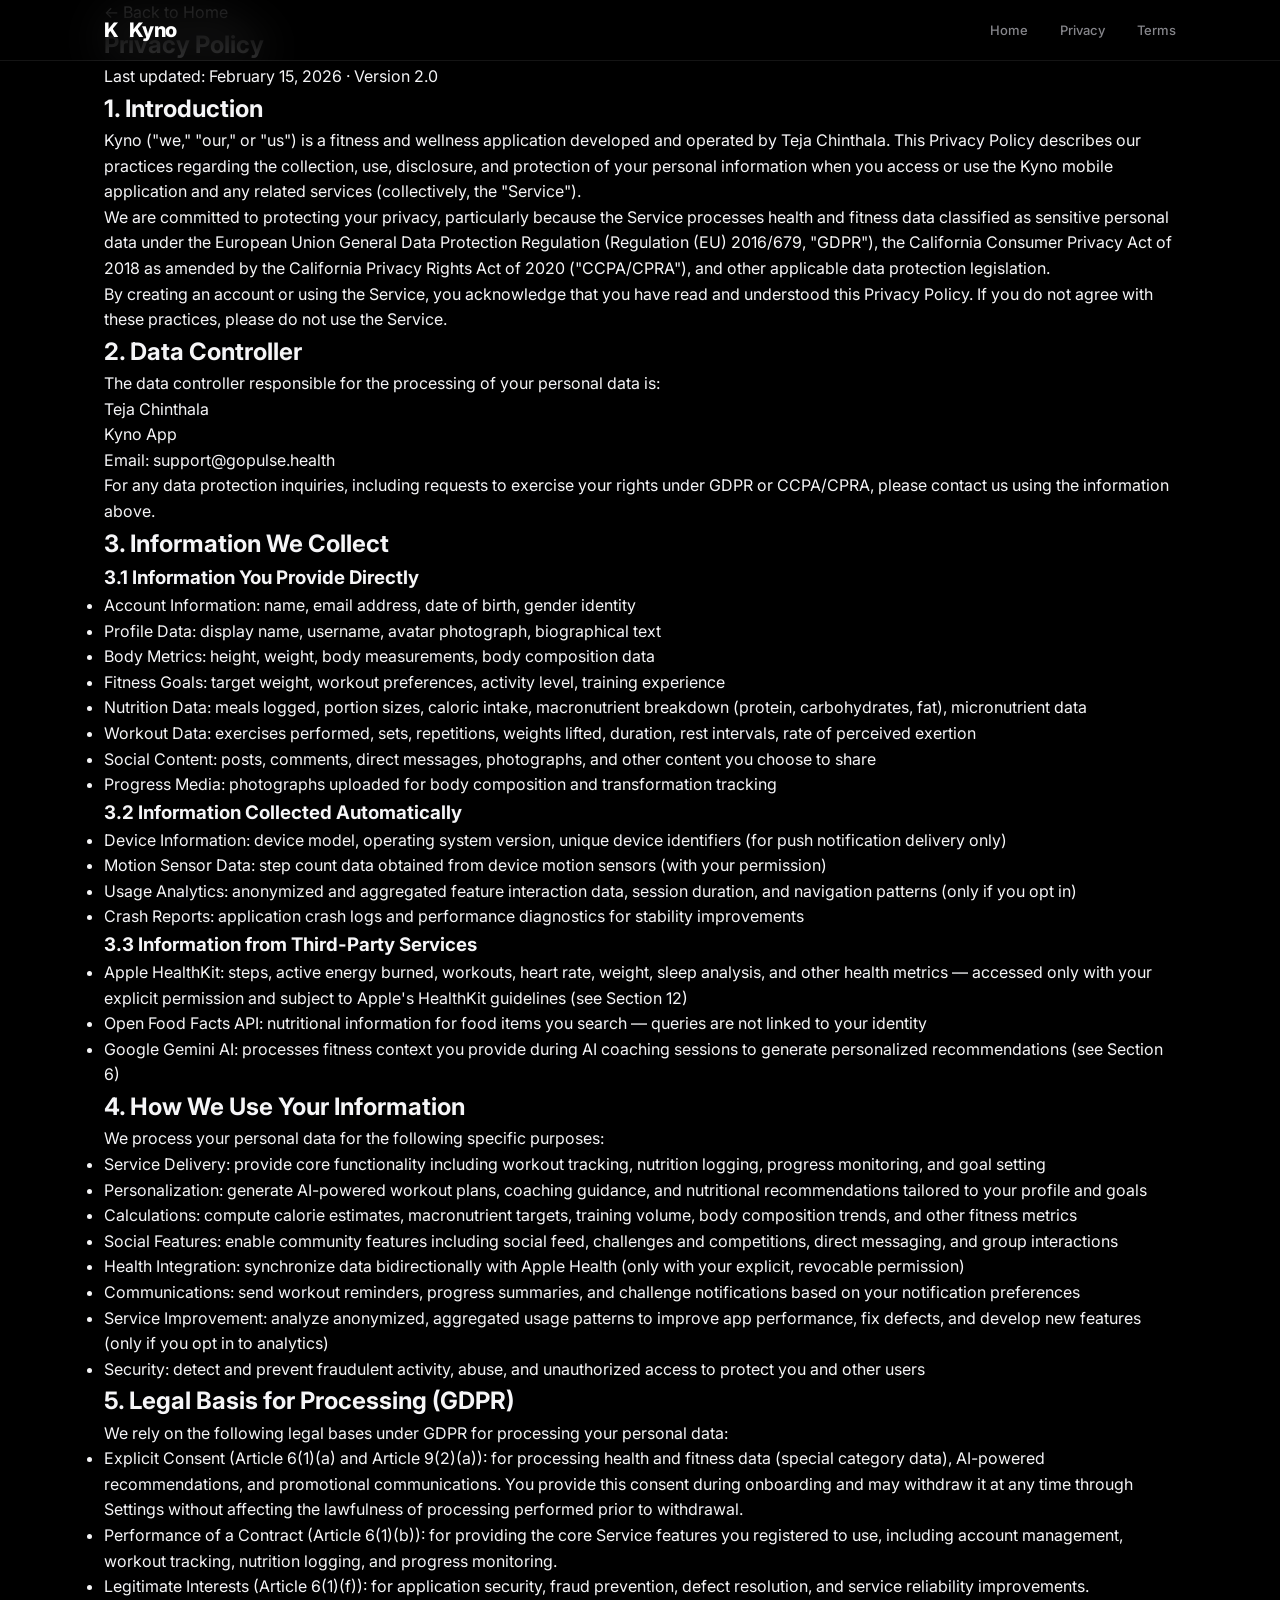
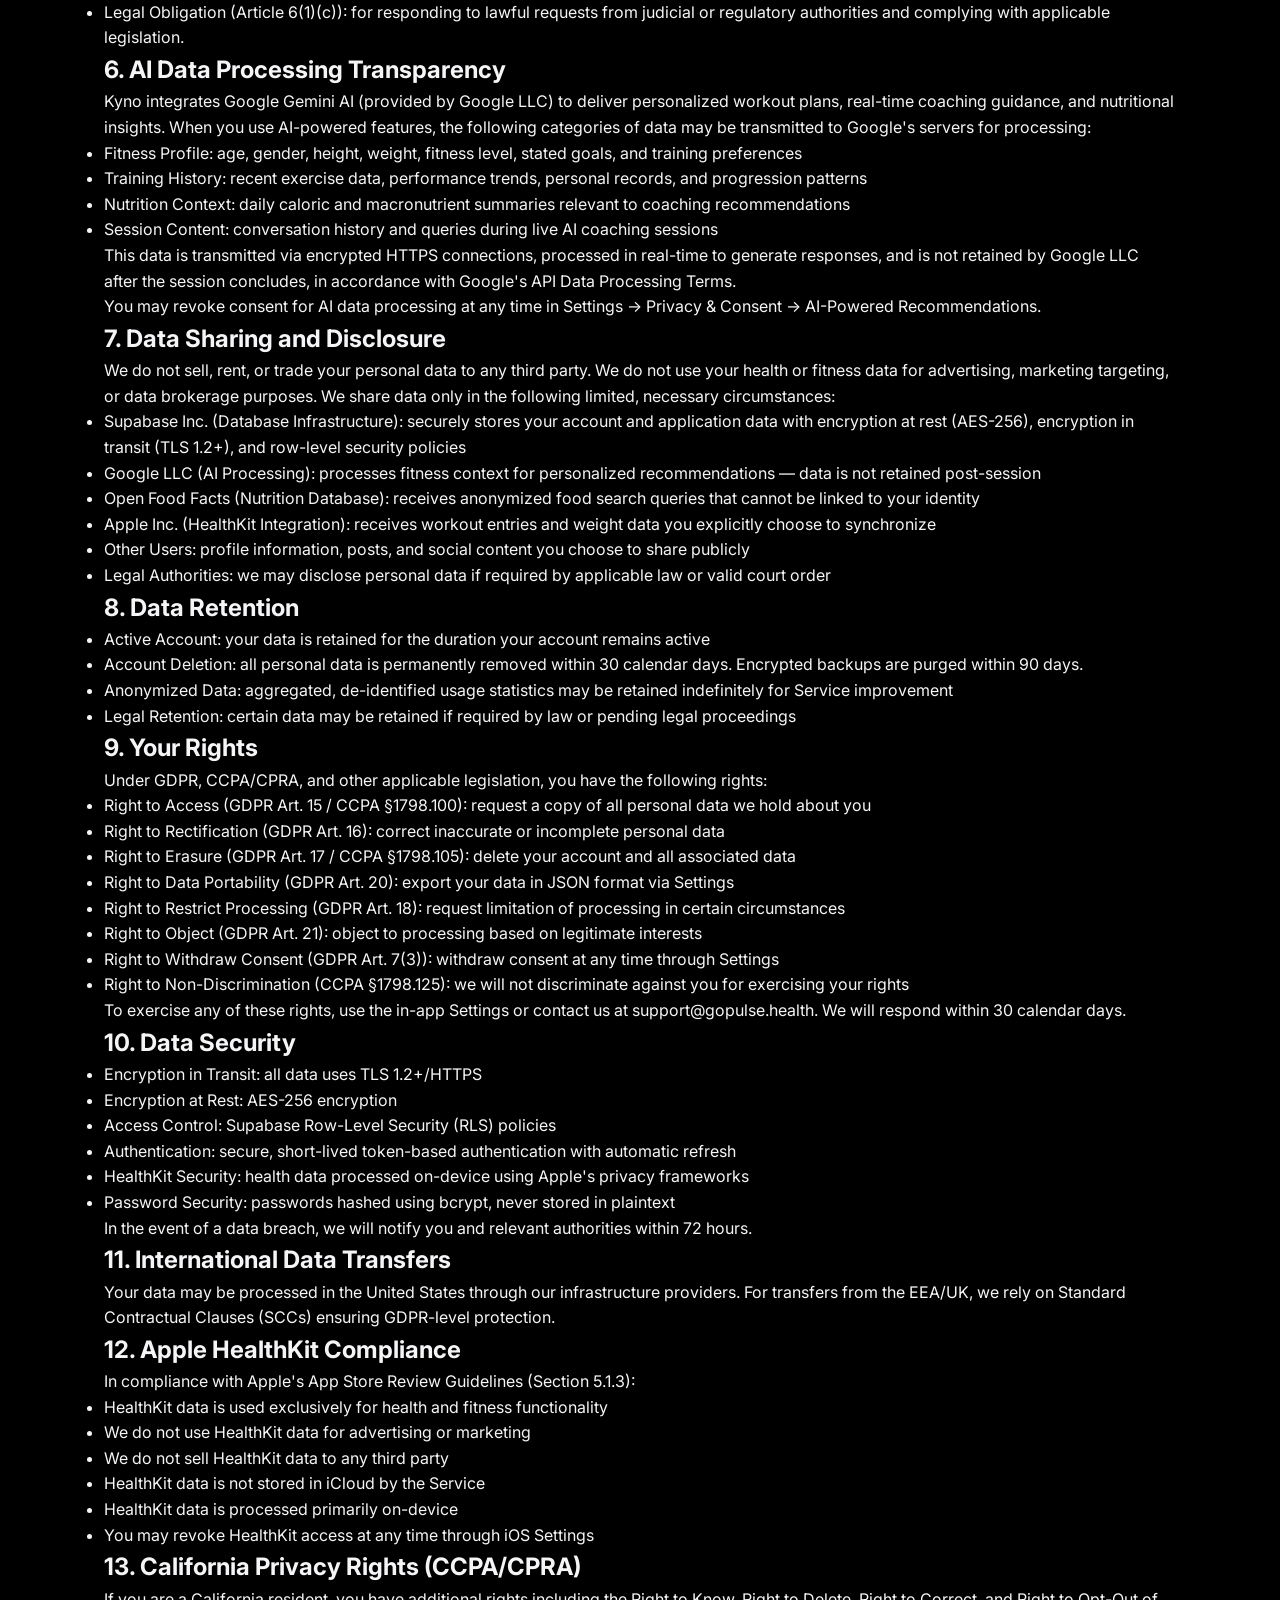
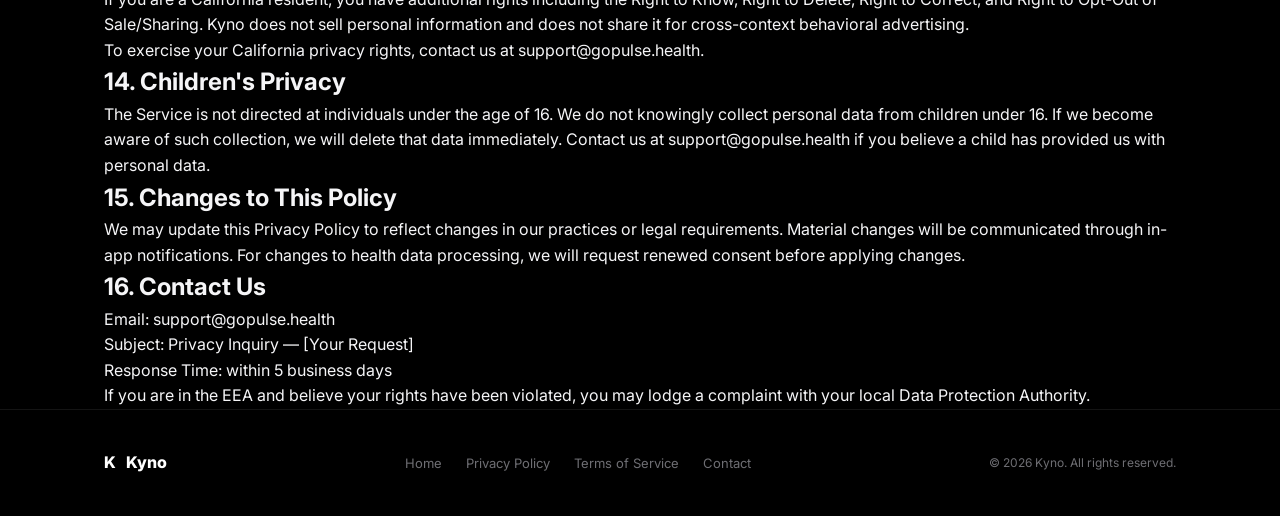
<file: privacy.html>
<!DOCTYPE html>
<html lang="en">

<head>
    <meta charset="utf-8">
    <meta name="viewport" content="width=device-width, initial-scale=1.0">
    <title>Privacy Policy — Kyno</title>
    <meta name="description"
        content="Kyno Privacy Policy — Learn how we collect, use, and protect your personal data.">
    <link rel="preconnect" href="https://fonts.googleapis.com">
    <link rel="preconnect" href="https://fonts.gstatic.com" crossorigin>
    <link href="https://fonts.googleapis.com/css2?family=Inter:wght@400;500;600;700;800;900&display=swap"
        rel="stylesheet">
    <link rel="stylesheet" href="style.css">
    <link rel="icon"
        href="data:image/svg+xml,<svg xmlns='http://www.w3.org/2000/svg' viewBox='0 0 100 100'><rect width='100' height='100' rx='20' fill='%23000'/><text x='50' y='72' font-size='60' font-weight='900' fill='white' text-anchor='middle' font-family='system-ui'>K</text></svg>">
</head>

<body>

    <!-- Navigation -->
    <nav class="nav scrolled">
        <div class="nav-inner">
            <a href="index.html" class="nav-logo">
                <div class="nav-logo-icon">K</div>
                Kyno
            </a>
            <ul class="nav-links">
                <li><a href="index.html">Home</a></li>
                <li><a href="privacy.html">Privacy</a></li>
                <li><a href="terms.html">Terms</a></li>
            </ul>
        </div>
    </nav>

    <!-- Privacy Policy Content -->
    <section class="legal-page">
        <div class="container">
            <div class="legal-content">
                <a href="index.html" class="legal-back">← Back to Home</a>

                <h1 class="legal-title">Privacy Policy</h1>
                <p class="legal-updated">Last updated: February 15, 2026 · Version 2.0</p>

                <div class="legal-section">
                    <h2>1. Introduction</h2>
                    <p>Kyno ("we," "our," or "us") is a fitness and wellness application developed and operated by Teja
                        Chinthala. This Privacy Policy describes our practices regarding the collection, use,
                        disclosure, and protection of your personal information when you access or use the Kyno mobile
                        application and any related services (collectively, the "Service").</p>
                    <p>We are committed to protecting your privacy, particularly because the Service processes health
                        and fitness data classified as sensitive personal data under the European Union General Data
                        Protection Regulation (Regulation (EU) 2016/679, "GDPR"), the California Consumer Privacy Act of
                        2018 as amended by the California Privacy Rights Act of 2020 ("CCPA/CPRA"), and other applicable
                        data protection legislation.</p>
                    <p>By creating an account or using the Service, you acknowledge that you have read and understood
                        this Privacy Policy. If you do not agree with these practices, please do not use the Service.
                    </p>
                </div>

                <div class="legal-section">
                    <h2>2. Data Controller</h2>
                    <p>The data controller responsible for the processing of your personal data is:</p>
                    <p>Teja Chinthala<br>Kyno App<br>Email: support@gopulse.health</p>
                    <p>For any data protection inquiries, including requests to exercise your rights under GDPR or
                        CCPA/CPRA, please contact us using the information above.</p>
                </div>

                <div class="legal-section">
                    <h2>3. Information We Collect</h2>
                    <h3>3.1 Information You Provide Directly</h3>
                    <ul>
                        <li>Account Information: name, email address, date of birth, gender identity</li>
                        <li>Profile Data: display name, username, avatar photograph, biographical text</li>
                        <li>Body Metrics: height, weight, body measurements, body composition data</li>
                        <li>Fitness Goals: target weight, workout preferences, activity level, training experience</li>
                        <li>Nutrition Data: meals logged, portion sizes, caloric intake, macronutrient breakdown
                            (protein, carbohydrates, fat), micronutrient data</li>
                        <li>Workout Data: exercises performed, sets, repetitions, weights lifted, duration, rest
                            intervals, rate of perceived exertion</li>
                        <li>Social Content: posts, comments, direct messages, photographs, and other content you choose
                            to share</li>
                        <li>Progress Media: photographs uploaded for body composition and transformation tracking</li>
                    </ul>

                    <h3>3.2 Information Collected Automatically</h3>
                    <ul>
                        <li>Device Information: device model, operating system version, unique device identifiers (for
                            push notification delivery only)</li>
                        <li>Motion Sensor Data: step count data obtained from device motion sensors (with your
                            permission)</li>
                        <li>Usage Analytics: anonymized and aggregated feature interaction data, session duration, and
                            navigation patterns (only if you opt in)</li>
                        <li>Crash Reports: application crash logs and performance diagnostics for stability improvements
                        </li>
                    </ul>

                    <h3>3.3 Information from Third-Party Services</h3>
                    <ul>
                        <li>Apple HealthKit: steps, active energy burned, workouts, heart rate, weight, sleep analysis,
                            and other health metrics — accessed only with your explicit permission and subject to
                            Apple's HealthKit guidelines (see Section 12)</li>
                        <li>Open Food Facts API: nutritional information for food items you search — queries are not
                            linked to your identity</li>
                        <li>Google Gemini AI: processes fitness context you provide during AI coaching sessions to
                            generate personalized recommendations (see Section 6)</li>
                    </ul>
                </div>

                <div class="legal-section">
                    <h2>4. How We Use Your Information</h2>
                    <p>We process your personal data for the following specific purposes:</p>
                    <ul>
                        <li>Service Delivery: provide core functionality including workout tracking, nutrition logging,
                            progress monitoring, and goal setting</li>
                        <li>Personalization: generate AI-powered workout plans, coaching guidance, and nutritional
                            recommendations tailored to your profile and goals</li>
                        <li>Calculations: compute calorie estimates, macronutrient targets, training volume, body
                            composition trends, and other fitness metrics</li>
                        <li>Social Features: enable community features including social feed, challenges and
                            competitions, direct messaging, and group interactions</li>
                        <li>Health Integration: synchronize data bidirectionally with Apple Health (only with your
                            explicit, revocable permission)</li>
                        <li>Communications: send workout reminders, progress summaries, and challenge notifications
                            based on your notification preferences</li>
                        <li>Service Improvement: analyze anonymized, aggregated usage patterns to improve app
                            performance, fix defects, and develop new features (only if you opt in to analytics)</li>
                        <li>Security: detect and prevent fraudulent activity, abuse, and unauthorized access to protect
                            you and other users</li>
                    </ul>
                </div>

                <div class="legal-section">
                    <h2>5. Legal Basis for Processing (GDPR)</h2>
                    <p>We rely on the following legal bases under GDPR for processing your personal data:</p>
                    <ul>
                        <li>Explicit Consent (Article 6(1)(a) and Article 9(2)(a)): for processing health and fitness
                            data (special category data), AI-powered recommendations, and promotional communications.
                            You provide this consent during onboarding and may withdraw it at any time through Settings
                            without affecting the lawfulness of processing performed prior to withdrawal.</li>
                        <li>Performance of a Contract (Article 6(1)(b)): for providing the core Service features you
                            registered to use, including account management, workout tracking, nutrition logging, and
                            progress monitoring.</li>
                        <li>Legitimate Interests (Article 6(1)(f)): for application security, fraud prevention, defect
                            resolution, and service reliability improvements.</li>
                        <li>Legal Obligation (Article 6(1)(c)): for responding to lawful requests from judicial or
                            regulatory authorities and complying with applicable legislation.</li>
                    </ul>
                </div>

                <div class="legal-section">
                    <h2>6. AI Data Processing Transparency</h2>
                    <p>Kyno integrates Google Gemini AI (provided by Google LLC) to deliver personalized workout plans,
                        real-time coaching guidance, and nutritional insights. When you use AI-powered features, the
                        following categories of data may be transmitted to Google's servers for processing:</p>
                    <ul>
                        <li>Fitness Profile: age, gender, height, weight, fitness level, stated goals, and training
                            preferences</li>
                        <li>Training History: recent exercise data, performance trends, personal records, and
                            progression patterns</li>
                        <li>Nutrition Context: daily caloric and macronutrient summaries relevant to coaching
                            recommendations</li>
                        <li>Session Content: conversation history and queries during live AI coaching sessions</li>
                    </ul>
                    <p>This data is transmitted via encrypted HTTPS connections, processed in real-time to generate
                        responses, and is not retained by Google LLC after the session concludes, in accordance with
                        Google's API Data Processing Terms.</p>
                    <p>You may revoke consent for AI data processing at any time in Settings → Privacy &amp; Consent →
                        AI-Powered Recommendations.</p>
                </div>

                <div class="legal-section">
                    <h2>7. Data Sharing and Disclosure</h2>
                    <p>We do not sell, rent, or trade your personal data to any third party. We do not use your health
                        or fitness data for advertising, marketing targeting, or data brokerage purposes. We share data
                        only in the following limited, necessary circumstances:</p>
                    <ul>
                        <li>Supabase Inc. (Database Infrastructure): securely stores your account and application data
                            with encryption at rest (AES-256), encryption in transit (TLS 1.2+), and row-level security
                            policies</li>
                        <li>Google LLC (AI Processing): processes fitness context for personalized recommendations —
                            data is not retained post-session</li>
                        <li>Open Food Facts (Nutrition Database): receives anonymized food search queries that cannot be
                            linked to your identity</li>
                        <li>Apple Inc. (HealthKit Integration): receives workout entries and weight data you explicitly
                            choose to synchronize</li>
                        <li>Other Users: profile information, posts, and social content you choose to share publicly
                        </li>
                        <li>Legal Authorities: we may disclose personal data if required by applicable law or valid
                            court order</li>
                    </ul>
                </div>

                <div class="legal-section">
                    <h2>8. Data Retention</h2>
                    <ul>
                        <li>Active Account: your data is retained for the duration your account remains active</li>
                        <li>Account Deletion: all personal data is permanently removed within 30 calendar days.
                            Encrypted backups are purged within 90 days.</li>
                        <li>Anonymized Data: aggregated, de-identified usage statistics may be retained indefinitely for
                            Service improvement</li>
                        <li>Legal Retention: certain data may be retained if required by law or pending legal
                            proceedings</li>
                    </ul>
                </div>

                <div class="legal-section">
                    <h2>9. Your Rights</h2>
                    <p>Under GDPR, CCPA/CPRA, and other applicable legislation, you have the following rights:</p>
                    <ul>
                        <li>Right to Access (GDPR Art. 15 / CCPA §1798.100): request a copy of all personal data we hold
                            about you</li>
                        <li>Right to Rectification (GDPR Art. 16): correct inaccurate or incomplete personal data</li>
                        <li>Right to Erasure (GDPR Art. 17 / CCPA §1798.105): delete your account and all associated
                            data</li>
                        <li>Right to Data Portability (GDPR Art. 20): export your data in JSON format via Settings</li>
                        <li>Right to Restrict Processing (GDPR Art. 18): request limitation of processing in certain
                            circumstances</li>
                        <li>Right to Object (GDPR Art. 21): object to processing based on legitimate interests</li>
                        <li>Right to Withdraw Consent (GDPR Art. 7(3)): withdraw consent at any time through Settings
                        </li>
                        <li>Right to Non-Discrimination (CCPA §1798.125): we will not discriminate against you for
                            exercising your rights</li>
                    </ul>
                    <p>To exercise any of these rights, use the in-app Settings or contact us at support@gopulse.health.
                        We
                        will respond within 30 calendar days.</p>
                </div>

                <div class="legal-section">
                    <h2>10. Data Security</h2>
                    <ul>
                        <li>Encryption in Transit: all data uses TLS 1.2+/HTTPS</li>
                        <li>Encryption at Rest: AES-256 encryption</li>
                        <li>Access Control: Supabase Row-Level Security (RLS) policies</li>
                        <li>Authentication: secure, short-lived token-based authentication with automatic refresh</li>
                        <li>HealthKit Security: health data processed on-device using Apple's privacy frameworks</li>
                        <li>Password Security: passwords hashed using bcrypt, never stored in plaintext</li>
                    </ul>
                    <p>In the event of a data breach, we will notify you and relevant authorities within 72 hours.</p>
                </div>

                <div class="legal-section">
                    <h2>11. International Data Transfers</h2>
                    <p>Your data may be processed in the United States through our infrastructure providers. For
                        transfers from the EEA/UK, we rely on Standard Contractual Clauses (SCCs) ensuring GDPR-level
                        protection.</p>
                </div>

                <div class="legal-section">
                    <h2>12. Apple HealthKit Compliance</h2>
                    <p>In compliance with Apple's App Store Review Guidelines (Section 5.1.3):</p>
                    <ul>
                        <li>HealthKit data is used exclusively for health and fitness functionality</li>
                        <li>We do not use HealthKit data for advertising or marketing</li>
                        <li>We do not sell HealthKit data to any third party</li>
                        <li>HealthKit data is not stored in iCloud by the Service</li>
                        <li>HealthKit data is processed primarily on-device</li>
                        <li>You may revoke HealthKit access at any time through iOS Settings</li>
                    </ul>
                </div>

                <div class="legal-section">
                    <h2>13. California Privacy Rights (CCPA/CPRA)</h2>
                    <p>If you are a California resident, you have additional rights including the Right to Know, Right
                        to Delete, Right to Correct, and Right to Opt-Out of Sale/Sharing. Kyno does not sell personal
                        information and does not share it for cross-context behavioral advertising.</p>
                    <p>To exercise your California privacy rights, contact us at support@gopulse.health.</p>
                </div>

                <div class="legal-section">
                    <h2>14. Children's Privacy</h2>
                    <p>The Service is not directed at individuals under the age of 16. We do not knowingly collect
                        personal data from children under 16. If we become aware of such collection, we will delete that
                        data immediately. Contact us at support@gopulse.health if you believe a child has provided us
                        with
                        personal data.</p>
                </div>

                <div class="legal-section">
                    <h2>15. Changes to This Policy</h2>
                    <p>We may update this Privacy Policy to reflect changes in our practices or legal requirements.
                        Material changes will be communicated through in-app notifications. For changes to health data
                        processing, we will request renewed consent before applying changes.</p>
                </div>

                <div class="legal-section">
                    <h2>16. Contact Us</h2>
                    <p>Email: support@gopulse.health<br>Subject: Privacy Inquiry — [Your Request]<br>Response Time:
                        within 5
                        business days</p>
                    <p>If you are in the EEA and believe your rights have been violated, you may lodge a complaint with
                        your local Data Protection Authority.</p>
                </div>
            </div>
        </div>
    </section>

    <!-- Footer -->
    <footer class="footer">
        <div class="container">
            <div class="footer-inner">
                <div class="footer-brand">
                    <div class="footer-brand-icon">K</div>
                    Kyno
                </div>
                <ul class="footer-links">
                    <li><a href="index.html">Home</a></li>
                    <li><a href="privacy.html">Privacy Policy</a></li>
                    <li><a href="terms.html">Terms of Service</a></li>
                    <li><a href="mailto:support@gopulse.health">Contact</a></li>
                </ul>
                <div class="footer-copy">© 2026 Kyno. All rights reserved.</div>
            </div>
        </div>
    </footer>

</body>

</html>
</file>
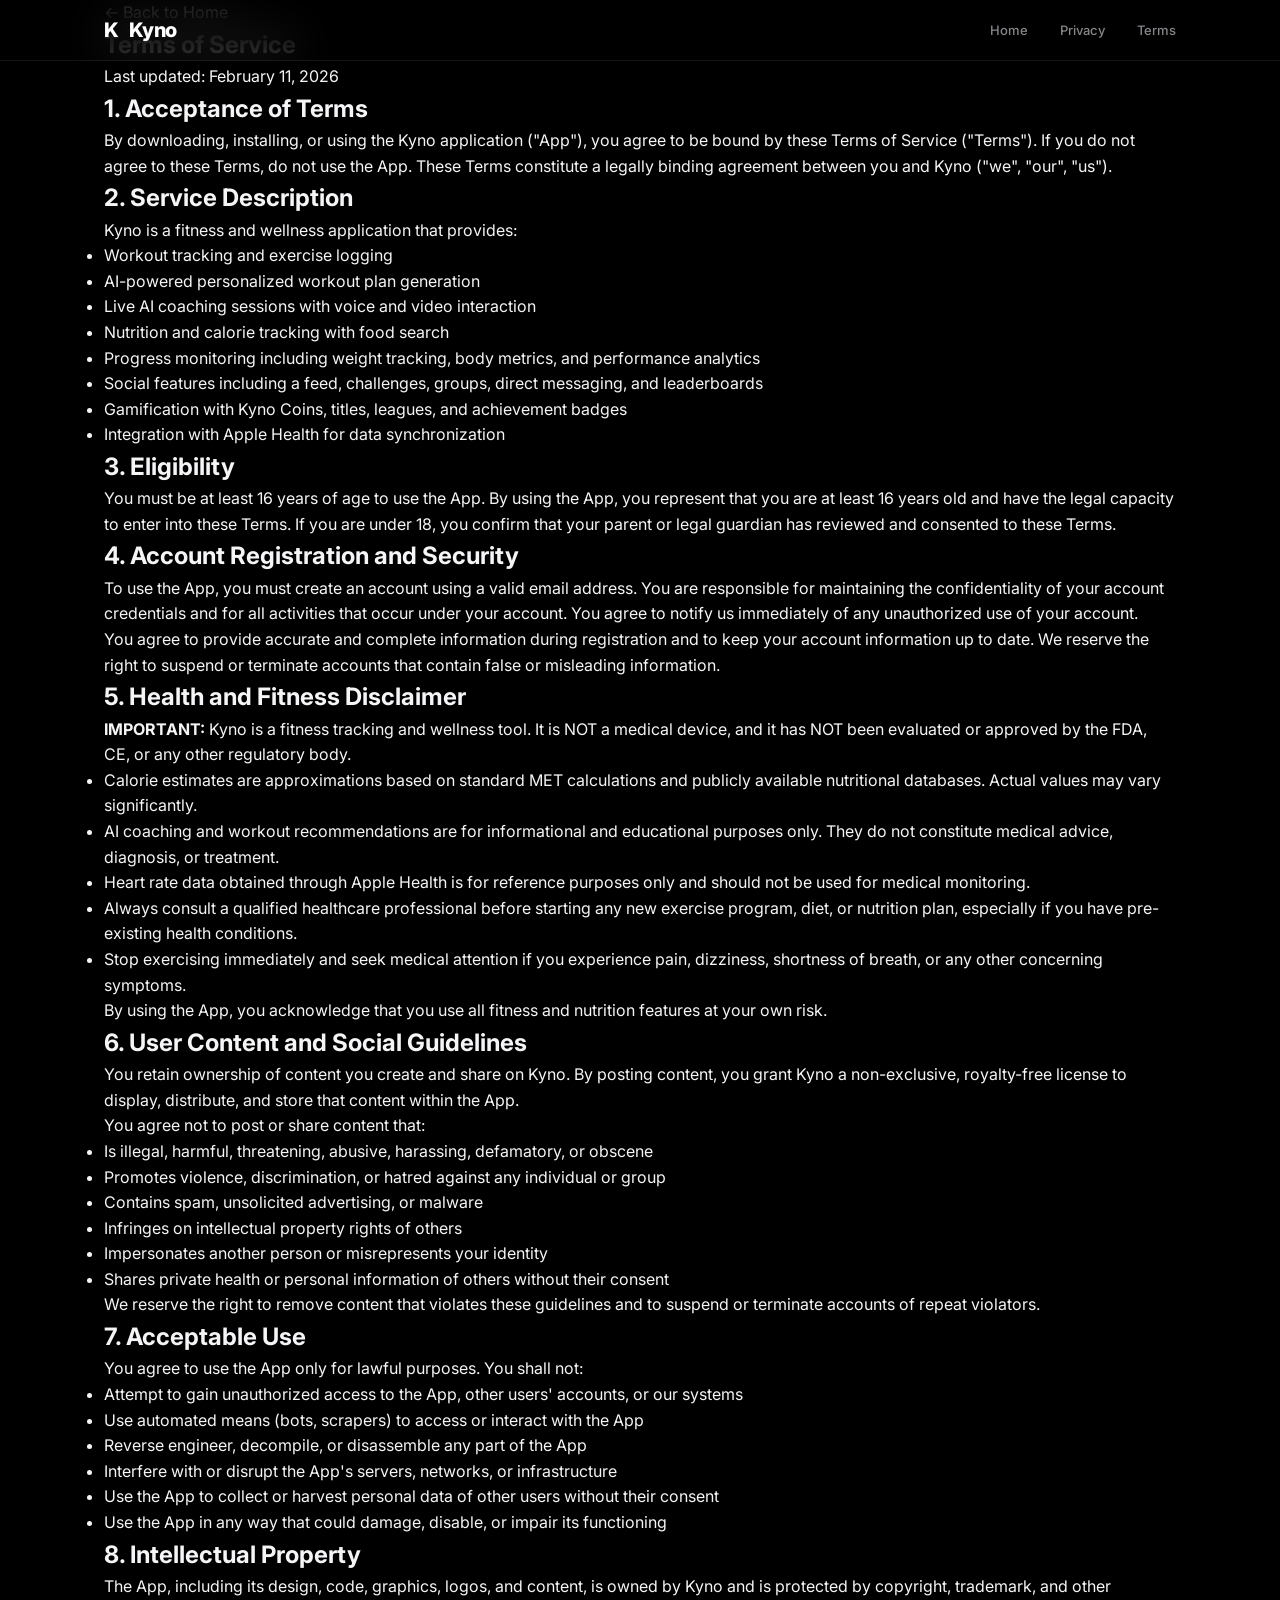
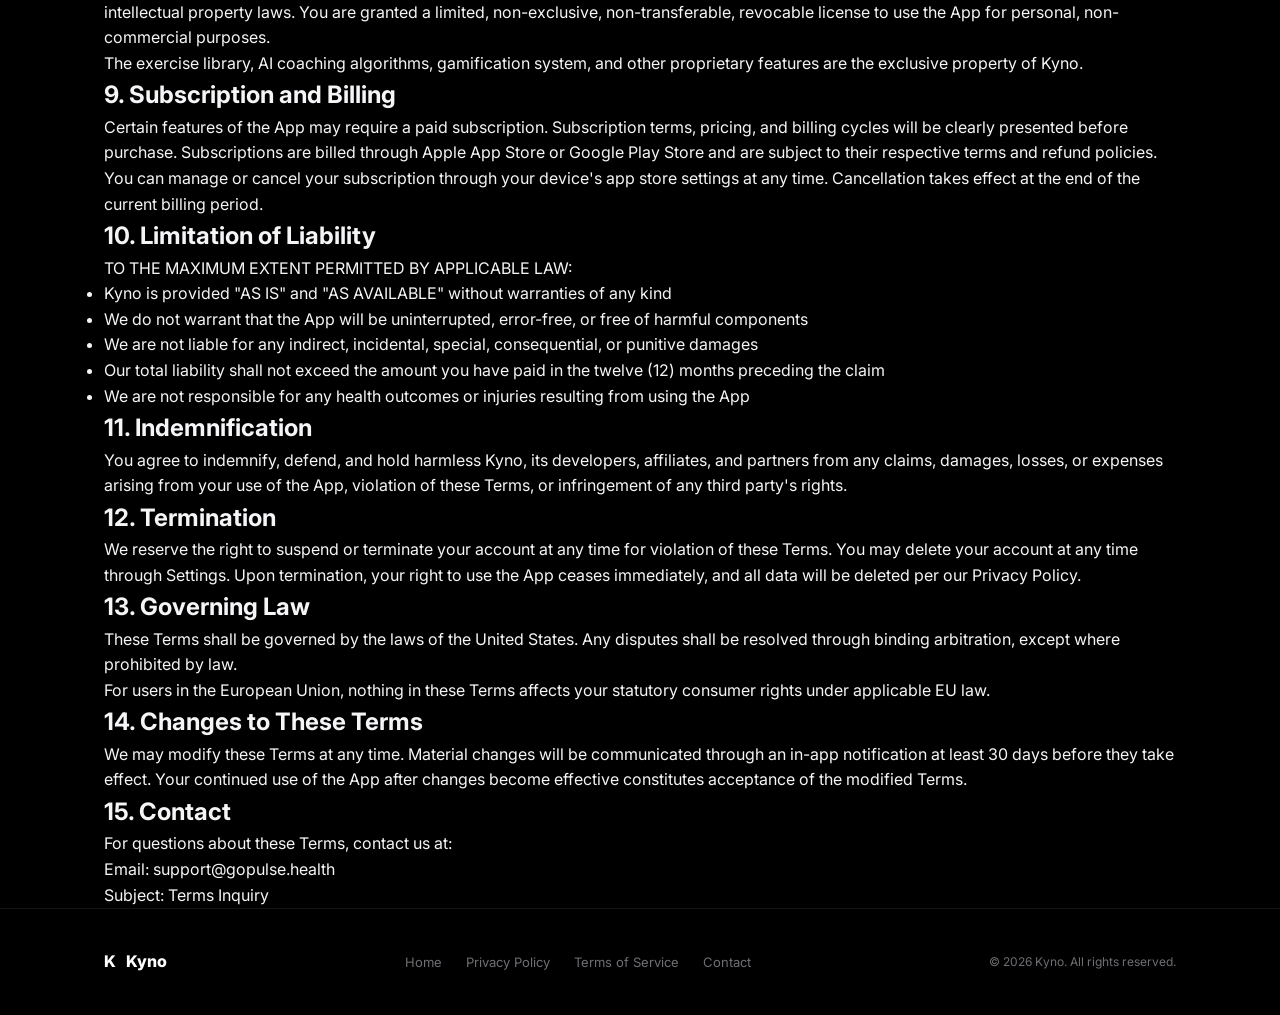
<file: terms.html>
<!DOCTYPE html>
<html lang="en">

<head>
    <meta charset="utf-8">
    <meta name="viewport" content="width=device-width, initial-scale=1.0">
    <title>Terms of Service — Kyno</title>
    <meta name="description"
        content="Kyno Terms of Service — The rules and guidelines for using the Kyno fitness app.">
    <link rel="preconnect" href="https://fonts.googleapis.com">
    <link rel="preconnect" href="https://fonts.gstatic.com" crossorigin>
    <link href="https://fonts.googleapis.com/css2?family=Inter:wght@400;500;600;700;800;900&display=swap"
        rel="stylesheet">
    <link rel="stylesheet" href="style.css">
    <link rel="icon"
        href="data:image/svg+xml,<svg xmlns='http://www.w3.org/2000/svg' viewBox='0 0 100 100'><rect width='100' height='100' rx='20' fill='%23000'/><text x='50' y='72' font-size='60' font-weight='900' fill='white' text-anchor='middle' font-family='system-ui'>K</text></svg>">
</head>

<body>

    <!-- Navigation -->
    <nav class="nav scrolled">
        <div class="nav-inner">
            <a href="index.html" class="nav-logo">
                <div class="nav-logo-icon">K</div>
                Kyno
            </a>
            <ul class="nav-links">
                <li><a href="index.html">Home</a></li>
                <li><a href="privacy.html">Privacy</a></li>
                <li><a href="terms.html">Terms</a></li>
            </ul>
        </div>
    </nav>

    <!-- Terms of Service Content -->
    <section class="legal-page">
        <div class="container">
            <div class="legal-content">
                <a href="index.html" class="legal-back">← Back to Home</a>

                <h1 class="legal-title">Terms of Service</h1>
                <p class="legal-updated">Last updated: February 11, 2026</p>

                <div class="legal-section">
                    <h2>1. Acceptance of Terms</h2>
                    <p>By downloading, installing, or using the Kyno application ("App"), you agree to be bound by
                        these Terms of Service ("Terms"). If you do not agree to these Terms, do not use the App. These
                        Terms constitute a legally binding agreement between you and Kyno ("we", "our", "us").</p>
                </div>

                <div class="legal-section">
                    <h2>2. Service Description</h2>
                    <p>Kyno is a fitness and wellness application that provides:</p>
                    <ul>
                        <li>Workout tracking and exercise logging</li>
                        <li>AI-powered personalized workout plan generation</li>
                        <li>Live AI coaching sessions with voice and video interaction</li>
                        <li>Nutrition and calorie tracking with food search</li>
                        <li>Progress monitoring including weight tracking, body metrics, and performance analytics</li>
                        <li>Social features including a feed, challenges, groups, direct messaging, and leaderboards
                        </li>
                        <li>Gamification with Kyno Coins, titles, leagues, and achievement badges</li>
                        <li>Integration with Apple Health for data synchronization</li>
                    </ul>
                </div>

                <div class="legal-section">
                    <h2>3. Eligibility</h2>
                    <p>You must be at least 16 years of age to use the App. By using the App, you represent that you are
                        at least 16 years old and have the legal capacity to enter into these Terms. If you are under
                        18, you confirm that your parent or legal guardian has reviewed and consented to these Terms.
                    </p>
                </div>

                <div class="legal-section">
                    <h2>4. Account Registration and Security</h2>
                    <p>To use the App, you must create an account using a valid email address. You are responsible for
                        maintaining the confidentiality of your account credentials and for all activities that occur
                        under your account. You agree to notify us immediately of any unauthorized use of your account.
                    </p>
                    <p>You agree to provide accurate and complete information during registration and to keep your
                        account information up to date. We reserve the right to suspend or terminate accounts that
                        contain false or misleading information.</p>
                </div>

                <div class="legal-section">
                    <h2>5. Health and Fitness Disclaimer</h2>
                    <p><strong>IMPORTANT:</strong> Kyno is a fitness tracking and wellness tool. It is NOT a medical
                        device, and it has NOT been evaluated or approved by the FDA, CE, or any other regulatory body.
                    </p>
                    <ul>
                        <li>Calorie estimates are approximations based on standard MET calculations and publicly
                            available nutritional databases. Actual values may vary significantly.</li>
                        <li>AI coaching and workout recommendations are for informational and educational purposes only.
                            They do not constitute medical advice, diagnosis, or treatment.</li>
                        <li>Heart rate data obtained through Apple Health is for reference purposes only and should not
                            be used for medical monitoring.</li>
                        <li>Always consult a qualified healthcare professional before starting any new exercise program,
                            diet, or nutrition plan, especially if you have pre-existing health conditions.</li>
                        <li>Stop exercising immediately and seek medical attention if you experience pain, dizziness,
                            shortness of breath, or any other concerning symptoms.</li>
                    </ul>
                    <p>By using the App, you acknowledge that you use all fitness and nutrition features at your own
                        risk.</p>
                </div>

                <div class="legal-section">
                    <h2>6. User Content and Social Guidelines</h2>
                    <p>You retain ownership of content you create and share on Kyno. By posting content, you grant
                        Kyno a non-exclusive, royalty-free license to display, distribute, and store that content
                        within the App.</p>
                    <p>You agree not to post or share content that:</p>
                    <ul>
                        <li>Is illegal, harmful, threatening, abusive, harassing, defamatory, or obscene</li>
                        <li>Promotes violence, discrimination, or hatred against any individual or group</li>
                        <li>Contains spam, unsolicited advertising, or malware</li>
                        <li>Infringes on intellectual property rights of others</li>
                        <li>Impersonates another person or misrepresents your identity</li>
                        <li>Shares private health or personal information of others without their consent</li>
                    </ul>
                    <p>We reserve the right to remove content that violates these guidelines and to suspend or terminate
                        accounts of repeat violators.</p>
                </div>

                <div class="legal-section">
                    <h2>7. Acceptable Use</h2>
                    <p>You agree to use the App only for lawful purposes. You shall not:</p>
                    <ul>
                        <li>Attempt to gain unauthorized access to the App, other users' accounts, or our systems</li>
                        <li>Use automated means (bots, scrapers) to access or interact with the App</li>
                        <li>Reverse engineer, decompile, or disassemble any part of the App</li>
                        <li>Interfere with or disrupt the App's servers, networks, or infrastructure</li>
                        <li>Use the App to collect or harvest personal data of other users without their consent</li>
                        <li>Use the App in any way that could damage, disable, or impair its functioning</li>
                    </ul>
                </div>

                <div class="legal-section">
                    <h2>8. Intellectual Property</h2>
                    <p>The App, including its design, code, graphics, logos, and content, is owned by Kyno and is
                        protected by copyright, trademark, and other intellectual property laws. You are granted a
                        limited, non-exclusive, non-transferable, revocable license to use the App for personal,
                        non-commercial purposes.</p>
                    <p>The exercise library, AI coaching algorithms, gamification system, and other proprietary features
                        are the exclusive property of Kyno.</p>
                </div>

                <div class="legal-section">
                    <h2>9. Subscription and Billing</h2>
                    <p>Certain features of the App may require a paid subscription. Subscription terms, pricing, and
                        billing cycles will be clearly presented before purchase. Subscriptions are billed through Apple
                        App Store or Google Play Store and are subject to their respective terms and refund policies.
                    </p>
                    <p>You can manage or cancel your subscription through your device's app store settings at any time.
                        Cancellation takes effect at the end of the current billing period.</p>
                </div>

                <div class="legal-section">
                    <h2>10. Limitation of Liability</h2>
                    <p>TO THE MAXIMUM EXTENT PERMITTED BY APPLICABLE LAW:</p>
                    <ul>
                        <li>Kyno is provided "AS IS" and "AS AVAILABLE" without warranties of any kind</li>
                        <li>We do not warrant that the App will be uninterrupted, error-free, or free of harmful
                            components</li>
                        <li>We are not liable for any indirect, incidental, special, consequential, or punitive damages
                        </li>
                        <li>Our total liability shall not exceed the amount you have paid in the twelve (12) months
                            preceding the claim</li>
                        <li>We are not responsible for any health outcomes or injuries resulting from using the App</li>
                    </ul>
                </div>

                <div class="legal-section">
                    <h2>11. Indemnification</h2>
                    <p>You agree to indemnify, defend, and hold harmless Kyno, its developers, affiliates, and partners
                        from any claims, damages, losses, or expenses arising from your use of the App, violation of
                        these Terms, or infringement of any third party's rights.</p>
                </div>

                <div class="legal-section">
                    <h2>12. Termination</h2>
                    <p>We reserve the right to suspend or terminate your account at any time for violation of these
                        Terms. You may delete your account at any time through Settings. Upon termination, your right to
                        use the App ceases immediately, and all data will be deleted per our Privacy Policy.</p>
                </div>

                <div class="legal-section">
                    <h2>13. Governing Law</h2>
                    <p>These Terms shall be governed by the laws of the United States. Any disputes shall be resolved
                        through binding arbitration, except where prohibited by law.</p>
                    <p>For users in the European Union, nothing in these Terms affects your statutory consumer rights
                        under applicable EU law.</p>
                </div>

                <div class="legal-section">
                    <h2>14. Changes to These Terms</h2>
                    <p>We may modify these Terms at any time. Material changes will be communicated through an in-app
                        notification at least 30 days before they take effect. Your continued use of the App after
                        changes become effective constitutes acceptance of the modified Terms.</p>
                </div>

                <div class="legal-section">
                    <h2>15. Contact</h2>
                    <p>For questions about these Terms, contact us at:</p>
                    <p>Email: support@gopulse.health<br>Subject: Terms Inquiry</p>
                </div>
            </div>
        </div>
    </section>

    <!-- Footer -->
    <footer class="footer">
        <div class="container">
            <div class="footer-inner">
                <div class="footer-brand">
                    <div class="footer-brand-icon">K</div>
                    Kyno
                </div>
                <ul class="footer-links">
                    <li><a href="index.html">Home</a></li>
                    <li><a href="privacy.html">Privacy Policy</a></li>
                    <li><a href="terms.html">Terms of Service</a></li>
                    <li><a href="mailto:support@gopulse.health">Contact</a></li>
                </ul>
                <div class="footer-copy">© 2026 Kyno. All rights reserved.</div>
            </div>
        </div>
    </footer>

</body>

</html>
</file>
<file: style.css>
/* ═══════════════════════════════════════════════════════════════
   KYNO — Glassmorphic Black & White Landing Page 2026
   Premium storytelling · Apple-style · Scroll-driven motion
   ═══════════════════════════════════════════════════════════════ */

*, *::before, *::after { margin: 0; padding: 0; box-sizing: border-box; }

:root {
    /* ── Palette ──────────────────────────────────────────── */
    --black: #000000;
    --white: #ffffff;
    --gray-50: #fafafa;
    --gray-100: #f5f5f7;
    --gray-200: #e8e8ed;
    --gray-300: #d2d2d7;
    --gray-400: #86868b;
    --gray-500: #6e6e73;
    --gray-600: #424245;
    --gray-800: #1d1d1f;
    --gray-900: #0a0a0a;

    /* ── Glass tokens ─────────────────────────────────────── */
    --glass-dark: rgba(255,255,255,0.04);
    --glass-dark-border: rgba(255,255,255,0.08);
    --glass-dark-hover: rgba(255,255,255,0.07);
    --glass-light: rgba(255,255,255,0.65);
    --glass-light-border: rgba(0,0,0,0.06);
    --glass-blur: blur(24px) saturate(180%);

    /* ── Typography ───────────────────────────────────────── */
    --font: 'Inter', -apple-system, BlinkMacSystemFont, 'SF Pro Display', 'Segoe UI', sans-serif;
    --ease: cubic-bezier(0.25, 0.1, 0.25, 1);
    --ease-spring: cubic-bezier(0.34, 1.56, 0.64, 1);
    --max-w: 1120px;
    --radius-sm: 10px;
    --radius-md: 16px;
    --radius-lg: 24px;
    --radius-xl: 32px;
    --radius-pill: 999px;
}

html {
    scroll-behavior: smooth;
    -webkit-font-smoothing: antialiased;
    -moz-osx-font-smoothing: grayscale;
}

body {
    font-family: var(--font);
    background: var(--black);
    color: var(--gray-100);
    line-height: 1.6;
    overflow-x: hidden;
}

a { color: inherit; text-decoration: none; }
img { display: block; max-width: 100%; height: auto; }
button { font-family: var(--font); }
.container { max-width: var(--max-w); margin: 0 auto; padding: 0 24px; }

/* ── Keyframes ────────────────────────────────────────────── */
@keyframes fadeUp {
    from { opacity: 0; transform: translateY(30px); }
    to { opacity: 1; transform: none; }
}
@keyframes float {
    0%, 100% { transform: translateY(0) rotate(1deg); }
    50% { transform: translateY(-12px) rotate(-1deg); }
}
@keyframes pulse-glow {
    0%, 100% { opacity: 0.15; }
    50% { opacity: 0.25; }
}
@keyframes marquee {
    0% { transform: translateX(0); }
    100% { transform: translateX(-50%); }
}
@keyframes scroll-hint {
    0%, 100% { opacity: 0.4; transform: translateY(0); }
    50% { opacity: 0.8; transform: translateY(6px); }
}
@keyframes pulse-dot {
    0%, 100% { opacity: 1; }
    50% { opacity: 0.3; }
}

/* ── Reveal (no-JS fallback) ──────────────────────────────── */
.reveal { opacity: 0; transform: translateY(40px); }
.reveal.visible { opacity: 1; transform: none; transition: opacity 0.9s var(--ease), transform 0.9s var(--ease); }

/* ── Reduced Motion ───────────────────────────────────────── */
@media (prefers-reduced-motion: reduce) {
    *, *::before, *::after { animation-duration: 0.01ms !important; transition-duration: 0.01ms !important; }
    .reveal { opacity: 1; transform: none; }
    .hero-phone img { animation: none; }
    .marquee-track { animation: none; }
}

/* ═══════════════════════════════════════════════════════════════
   GLASSMORPHIC COMPONENTS
   ═══════════════════════════════════════════════════════════════ */
.glass-card {
    background: var(--glass-dark);
    backdrop-filter: var(--glass-blur);
    -webkit-backdrop-filter: var(--glass-blur);
    border: 1px solid var(--glass-dark-border);
    border-radius: var(--radius-lg);
    transition: background 0.3s var(--ease), border-color 0.3s var(--ease), transform 0.4s var(--ease);
}
.glass-card:hover {
    background: var(--glass-dark-hover);
    border-color: rgba(255,255,255,0.12);
}
.glass-card--light {
    background: var(--glass-light);
    border-color: var(--glass-light-border);
    backdrop-filter: blur(20px) saturate(120%);
    -webkit-backdrop-filter: blur(20px) saturate(120%);
}
.glass-card--light:hover {
    background: rgba(255,255,255,0.8);
    border-color: rgba(0,0,0,0.1);
}
.glass-pill {
    display: inline-flex;
    align-items: center;
    gap: 8px;
    padding: 8px 20px;
    background: var(--glass-dark);
    border: 1px solid var(--glass-dark-border);
    border-radius: var(--radius-pill);
    backdrop-filter: var(--glass-blur);
    -webkit-backdrop-filter: var(--glass-blur);
    font-size: 12px;
    font-weight: 600;
    text-transform: uppercase;
    letter-spacing: 1.5px;
    color: var(--gray-400);
}

/* ═══════════════════════════════════════════════════════════════
   NAVIGATION
   ═══════════════════════════════════════════════════════════════ */
.nav {
    position: fixed; top: 0; left: 0; right: 0; z-index: 100;
    padding: 14px 0;
    transition: all 0.4s var(--ease);
}
.nav.scrolled {
    background: rgba(0,0,0,0.65);
    backdrop-filter: var(--glass-blur);
    -webkit-backdrop-filter: var(--glass-blur);
    border-bottom: 1px solid var(--glass-dark-border);
}
.nav-inner {
    max-width: var(--max-w); margin: 0 auto; padding: 0 24px;
    display: flex; align-items: center; justify-content: space-between;
}
.nav-logo {
    display: flex; align-items: center; gap: 10px;
    font-weight: 800; font-size: 20px; letter-spacing: -0.5px; color: var(--white);
}
.nav-logo-img { width: 32px; height: 32px; border-radius: 8px; object-fit: cover; }
.nav-links { display: flex; align-items: center; gap: 32px; list-style: none; }
.nav-links a { font-size: 13px; font-weight: 500; color: var(--gray-400); transition: color 0.25s; }
.nav-links a:hover { color: var(--white); }
.nav-cta {
    padding: 9px 22px !important;
    background: var(--white) !important;
    color: var(--black) !important;
    border-radius: var(--radius-pill) !important;
    font-weight: 600 !important;
    font-size: 13px !important;
    transition: opacity 0.3s, transform 0.2s !important;
}
.nav-cta:hover { opacity: 0.9; transform: scale(0.98); }
.nav-hamburger {
    display: none; flex-direction: column; gap: 5px;
    background: none; border: none; cursor: pointer; padding: 4px;
}
.nav-hamburger span {
    display: block; width: 18px; height: 1.5px; background: var(--gray-100);
    border-radius: 2px; transition: all 0.3s;
}

/* ═══════════════════════════════════════════════════════════════
   HERO
   ═══════════════════════════════════════════════════════════════ */
.hero {
    position: relative;
    min-height: 100vh;
    display: flex; align-items: center; justify-content: center;
    padding: 140px 24px 80px;
    overflow: hidden;
}
.hero-glow {
    position: absolute; border-radius: 50%;
    filter: blur(120px); pointer-events: none;
    animation: pulse-glow 6s ease-in-out infinite;
}
.hero-glow--1 {
    width: 600px; height: 600px; top: -200px; right: -100px;
    background: rgba(255,255,255,0.06);
}
.hero-glow--2 {
    width: 400px; height: 400px; bottom: -100px; left: -100px;
    background: rgba(255,255,255,0.04);
}
.hero-content {
    max-width: var(--max-w); width: 100%; margin: 0 auto;
    display: flex; align-items: center; justify-content: space-between; gap: 60px;
}
.hero-text { flex: 1; max-width: 560px; }
.hero-badge {
    margin-bottom: 28px;
    animation: fadeUp 0.7s var(--ease) 0.1s forwards; opacity: 0;
}
.hero-badge-dot {
    width: 6px; height: 6px; background: #34c759; border-radius: 50%;
    animation: pulse-dot 2s infinite;
}
.hero-title {
    font-size: clamp(48px, 8vw, 80px); font-weight: 900; letter-spacing: -4px;
    line-height: 0.95; margin-bottom: 24px; color: var(--white);
    animation: fadeUp 0.8s var(--ease) 0.2s forwards; opacity: 0;
}
.hero-title-cycle {
    display: block;
    background: linear-gradient(135deg, var(--white), var(--gray-400));
    -webkit-background-clip: text; background-clip: text;
    -webkit-text-fill-color: transparent;
    transition: opacity 0.4s, transform 0.4s;
}
.hero-sub {
    font-size: clamp(17px, 2.2vw, 20px); color: var(--gray-400);
    line-height: 1.55; max-width: 440px; margin-bottom: 36px;
    animation: fadeUp 0.8s var(--ease) 0.35s forwards; opacity: 0;
}
.hero-meta {
    margin-top: 14px; font-size: 13px; color: var(--gray-500); font-weight: 500;
    animation: fadeUp 0.8s var(--ease) 0.55s forwards; opacity: 0;
}

/* ── App Store Button ─────────────────────────────────────── */
.store-btn {
    display: inline-flex; align-items: center; gap: 12px;
    padding: 14px 32px;
    background: var(--white);
    color: var(--black);
    border-radius: var(--radius-pill);
    font-weight: 600;
    transition: all 0.3s var(--ease);
    animation: fadeUp 0.8s var(--ease) 0.45s forwards; opacity: 0;
}
.store-btn:hover { opacity: 0.9; transform: scale(0.98); }
.store-btn:active { transform: scale(0.96); }
.store-btn-icon { width: 22px; height: 22px; flex-shrink: 0; }
.store-btn-text { text-align: left; line-height: 1.15; }
.store-btn-small { display: block; font-size: 10px; font-weight: 500; letter-spacing: 0.3px; }
.store-btn-large { display: block; font-size: 18px; font-weight: 700; letter-spacing: -0.3px; }
.store-btn--pricing,
.store-btn--cta { animation: none; opacity: 1; }

/* ── Hero Phone ───────────────────────────────────────────── */
.hero-phone {
    flex-shrink: 0; position: relative;
    animation: fadeUp 1s var(--ease) 0.5s forwards; opacity: 0;
}
.hero-phone img {
    max-width: 340px; width: 100%;
    border-radius: 20px;
    box-shadow: 0 30px 80px rgba(0,0,0,0.5), 0 0 0 1px rgba(255,255,255,0.06);
    animation: float 6s ease-in-out infinite;
}

/* ── Scroll Hint ──────────────────────────────────────────── */
.scroll-hint {
    position: absolute; bottom: 32px; left: 50%;
    transform: translateX(-50%);
    display: flex; flex-direction: column; align-items: center; gap: 6px;
    color: var(--gray-500); font-size: 11px; font-weight: 600; letter-spacing: 1.5px;
    text-transform: uppercase;
    animation: scroll-hint 2.5s ease-in-out infinite;
}
.scroll-hint svg { width: 16px; height: 16px; }

/* ═══════════════════════════════════════════════════════════════
   MARQUEE
   ═══════════════════════════════════════════════════════════════ */
.marquee {
    overflow: hidden; padding: 20px 0;
    border-top: 1px solid var(--glass-dark-border);
    border-bottom: 1px solid var(--glass-dark-border);
}
.marquee-track {
    display: flex; gap: 12px;
    animation: marquee 35s linear infinite;
    width: max-content;
}
.marquee-chip {
    padding: 8px 20px;
    border: 1px solid var(--glass-dark-border);
    border-radius: var(--radius-pill);
    font-size: 13px; font-weight: 500; color: var(--gray-500);
    white-space: nowrap; flex-shrink: 0;
    background: var(--glass-dark);
}

/* ═══════════════════════════════════════════════════════════════
   SECTIONS — Shared
   ═══════════════════════════════════════════════════════════════ */
.section { padding: 140px 0; position: relative; }
.section--dark { background: var(--black); color: var(--gray-100); padding: 0; }
.section--light { background: var(--gray-50); color: var(--gray-800); }
.section--stats { background: var(--gray-900); }
.section--cta { background: var(--black); }

.section-header { text-align: center; margin-bottom: 72px; }
.section-label {
    display: block; font-size: 12px; font-weight: 600;
    text-transform: uppercase; letter-spacing: 2px;
    color: var(--gray-400); margin-bottom: 16px;
}
.section-title {
    font-size: clamp(36px, 5.5vw, 64px); font-weight: 800; letter-spacing: -3px;
    line-height: 1.05; margin-bottom: 18px; color: var(--white);
}
.section-title--dark { color: var(--gray-800); }
.section-sub {
    font-size: 17px; color: var(--gray-500);
    max-width: 500px; line-height: 1.6;
    margin: 0 auto; font-weight: 400;
}
.section-sub--dark { color: var(--gray-500); }

/* ═══════════════════════════════════════════════════════════════
   PROBLEM
   ═══════════════════════════════════════════════════════════════ */
.problem-grid {
    display: grid; grid-template-columns: repeat(3, 1fr); gap: 16px;
    max-width: 960px; margin: 0 auto;
}
.glass-card--light h3 {
    font-size: 17px; font-weight: 700; margin-bottom: 8px;
    letter-spacing: -0.3px; color: var(--gray-800);
}
.glass-card--light p {
    font-size: 14px; color: var(--gray-500); line-height: 1.6;
}
.glass-card-icon {
    width: 48px; height: 48px; border-radius: 14px;
    background: rgba(0,0,0,0.04);
    display: flex; align-items: center; justify-content: center;
    margin-bottom: 20px;
}
.glass-card-icon svg {
    width: 22px; height: 22px; stroke: var(--gray-600);
    fill: none; stroke-linecap: round; stroke-linejoin: round;
}
.problem-grid .glass-card--light { padding: 36px 28px; }
.problem-grid .glass-card--light:hover { transform: translateY(-4px); }

/* ═══════════════════════════════════════════════════════════════
   ORIGIN STORY
   ═══════════════════════════════════════════════════════════════ */
.section--story {
    background: var(--black);
    padding: 160px 0;
    position: relative;
    overflow: hidden;
}
.story-glow {
    position: absolute; width: 500px; height: 500px;
    top: 50%; left: 50%; transform: translate(-50%, -50%);
    border-radius: 50%; filter: blur(150px);
    background: rgba(255,255,255,0.03);
    pointer-events: none;
}
.section--story .section-label { margin-bottom: 48px; text-align: center; }
.story-content { max-width: 680px; margin: 0 auto; text-align: center; }
.story-lead {
    font-size: clamp(24px, 3.5vw, 36px); font-weight: 800; letter-spacing: -1.5px;
    line-height: 1.2; color: var(--white); margin-bottom: 32px;
}
.story-body {
    font-size: 17px; color: var(--gray-400); line-height: 1.75;
    margin-bottom: 24px; font-weight: 400;
}
.story-quote {
    font-size: clamp(20px, 3vw, 28px); font-weight: 700; letter-spacing: -1px;
    line-height: 1.35; color: var(--white);
    padding: 40px 0;
    margin: 16px 0;
    border-top: 1px solid var(--glass-dark-border);
    border-bottom: 1px solid var(--glass-dark-border);
    font-style: italic;
}
.story-coda {
    font-size: 20px; font-weight: 700; color: var(--white);
    margin-top: 32px; letter-spacing: -0.5px;
}

/* ═══════════════════════════════════════════════════════════════
   FEATURES OVERVIEW
   ═══════════════════════════════════════════════════════════════ */
.features-grid { display: grid; grid-template-columns: repeat(3, 1fr); gap: 16px; }
.feature-card { padding: 36px 28px; }
.feature-card:hover { transform: translateY(-4px); }
.feature-icon {
    width: 44px; height: 44px; border-radius: 12px; background: rgba(0,0,0,0.04);
    display: flex; align-items: center; justify-content: center; margin-bottom: 20px;
    border: 1px solid rgba(0,0,0,0.06);
}
.feature-icon svg {
    width: 20px; height: 20px; stroke: var(--gray-600); fill: none;
    stroke-width: 1.5; stroke-linecap: round; stroke-linejoin: round;
}
.feature-card h3 { font-size: 17px; font-weight: 700; margin-bottom: 8px; letter-spacing: -0.3px; color: var(--gray-800); }
.feature-card p { font-size: 14px; color: var(--gray-500); line-height: 1.6; margin-bottom: 16px; }
.feature-tag {
    display: inline-block; padding: 4px 12px;
    background: rgba(0,0,0,0.04); color: var(--gray-500);
    font-size: 11px; font-weight: 600;
    border-radius: var(--radius-pill); letter-spacing: 0.2px;
    border: 1px solid rgba(0,0,0,0.06);
}

/* ═══════════════════════════════════════════════════════════════
   SHOWCASE — Screenshot Storytelling
   ═══════════════════════════════════════════════════════════════ */
.showcase-chapter {
    padding: 140px 0;
    border-bottom: 1px solid var(--glass-dark-border);
}
.showcase-chapter:last-child { border-bottom: none; }

/* ── Split Layout ─────────────────────────────────────────── */
.showcase-split {
    display: flex; align-items: center; gap: 80px;
}
.showcase-split--reverse { flex-direction: row-reverse; }
.showcase-split .showcase-text { flex: 1; }
.showcase-split .showcase-img { flex-shrink: 0; }

/* ── Center Layout ────────────────────────────────────────── */
.showcase-center { text-align: center; }
.showcase-center .showcase-text { margin-bottom: 56px; }

.showcase-title {
    font-size: clamp(40px, 6.5vw, 72px); font-weight: 800; letter-spacing: -3.5px;
    line-height: 1.0; margin-bottom: 20px; color: var(--white);
}
.showcase-desc {
    font-size: 18px; color: var(--gray-400); max-width: 500px;
    line-height: 1.6; font-weight: 400;
}
.showcase-center .showcase-desc { margin: 0 auto; }
.showcase-features {
    list-style: none; margin-top: 28px;
    display: flex; flex-direction: column; gap: 12px;
}
.showcase-features li {
    font-size: 15px; color: var(--gray-400); font-weight: 500;
    padding-left: 24px; position: relative;
}
.showcase-features li::before {
    content: ''; position: absolute; left: 0; top: 8px;
    width: 8px; height: 8px; border-radius: 50%;
    background: rgba(255,255,255,0.2);
}

/* ── Screenshot Images ────────────────────────────────────── */
.showcase-img img {
    max-width: 380px; width: 100%;
    border-radius: 20px;
    box-shadow: 0 20px 60px rgba(0,0,0,0.4), 0 0 0 1px rgba(255,255,255,0.05);
}
.showcase-img--large img {
    max-width: 420px;
}
.showcase-pullquote {
    font-size: clamp(16px, 2.2vw, 20px); color: var(--gray-400);
    font-style: italic; font-weight: 500;
    max-width: 520px; margin: 48px auto 0; line-height: 1.5;
    padding-top: 32px;
    border-top: 1px solid var(--glass-dark-border);
}

/* ── Bento Grid (2-up) ────────────────────────────────────── */
.showcase-bento {
    display: grid; grid-template-columns: repeat(2, 1fr); gap: 24px;
    max-width: 800px; margin: 0 auto;
}
.bento-item img {
    width: 100%; border-radius: 20px;
    box-shadow: 0 20px 60px rgba(0,0,0,0.4), 0 0 0 1px rgba(255,255,255,0.05);
}

/* ── Triple Grid (3-up) ───────────────────────────────────── */
.showcase-triple {
    display: grid; grid-template-columns: repeat(3, 1fr); gap: 20px;
    max-width: 1000px; margin: 0 auto;
}
.triple-item img {
    width: 100%; border-radius: 18px;
    box-shadow: 0 16px 48px rgba(0,0,0,0.35), 0 0 0 1px rgba(255,255,255,0.05);
    transition: transform 0.5s var(--ease);
}
.triple-item:hover img { transform: scale(1.03); }

/* ═══════════════════════════════════════════════════════════════
   STATS
   ═══════════════════════════════════════════════════════════════ */
.stats-grid {
    display: grid; grid-template-columns: repeat(4, 1fr); gap: 16px;
    text-align: center; margin-bottom: 48px;
}
.stat-card { padding: 36px 16px; }
.stat-val {
    font-size: 56px; font-weight: 900; letter-spacing: -3px;
    margin-bottom: 4px; color: var(--white);
}
.stat-label {
    font-size: 13px; font-weight: 500; color: var(--gray-500);
    text-transform: uppercase; letter-spacing: 0.5px;
}
.trust-row {
    display: flex; justify-content: center; gap: 40px;
    flex-wrap: wrap;
}
.trust-item {
    display: flex; align-items: center; gap: 10px;
    font-size: 14px; font-weight: 600; color: var(--gray-400);
}
.trust-item svg {
    width: 18px; height: 18px; stroke: var(--gray-500);
    fill: none; stroke-linecap: round; stroke-linejoin: round; stroke-width: 1.5;
}

/* ═══════════════════════════════════════════════════════════════
   PRICING
   ═══════════════════════════════════════════════════════════════ */
#pricing .section-title { color: var(--white); }
.pricing-card {
    max-width: 480px; margin: 0 auto;
    padding: 52px 40px; text-align: center;
}
.pricing-badge {
    display: inline-block; padding: 6px 18px;
    background: rgba(52, 199, 89, 0.12);
    color: #34c759;
    font-size: 12px; font-weight: 700;
    border-radius: var(--radius-pill);
    letter-spacing: 1px;
    margin-bottom: 36px;
}
.pricing-plans {
    display: flex; align-items: center; justify-content: center; gap: 32px;
    margin-bottom: 36px;
}
.pricing-plan { text-align: center; }
.pricing-plan--featured { position: relative; }
.pricing-plan-tag {
    position: absolute; top: -24px; left: 50%; transform: translateX(-50%);
    font-size: 10px; font-weight: 700; color: var(--gray-400);
    letter-spacing: 1.5px; white-space: nowrap;
}
.pricing-amount { display: flex; align-items: flex-start; justify-content: center; }
.pricing-currency { font-size: 24px; font-weight: 700; color: var(--white); margin-top: 8px; }
.pricing-number { font-size: 64px; font-weight: 900; letter-spacing: -3px; line-height: 1; color: var(--white); }
.pricing-cents { font-size: 24px; font-weight: 700; color: var(--white); margin-top: 8px; }
.pricing-amount--small .pricing-number { font-size: 40px; }
.pricing-amount--small .pricing-currency,
.pricing-amount--small .pricing-cents { font-size: 18px; margin-top: 4px; }
.pricing-period { font-size: 14px; color: var(--gray-500); font-weight: 500; margin-top: 4px; }
.pricing-save { font-size: 13px; color: #34c759; font-weight: 600; margin-top: 8px; }
.pricing-divider {
    width: 1px; height: 80px;
    background: var(--glass-dark-border);
}

/* ═══════════════════════════════════════════════════════════════
   FAQ
   ═══════════════════════════════════════════════════════════════ */
.faq-list { max-width: 680px; margin: 0 auto; }
.faq-item { border-bottom: 1px solid rgba(0,0,0,0.08); }
.faq-q {
    width: 100%; display: flex; justify-content: space-between; align-items: center;
    padding: 24px 0; cursor: pointer; font-size: 16px; font-weight: 600;
    color: var(--gray-800); background: none; border: none; text-align: left;
    transition: color 0.2s;
}
.faq-q:hover { color: var(--gray-600); }
.faq-toggle {
    width: 28px; height: 28px;
    display: flex; align-items: center; justify-content: center; flex-shrink: 0;
}
.faq-toggle svg {
    width: 14px; height: 14px; stroke: var(--gray-400); fill: none;
    stroke-width: 2; stroke-linecap: round;
    transition: transform 0.35s var(--ease);
}
.faq-item.open .faq-toggle svg { transform: rotate(45deg); }
.faq-a { max-height: 0; overflow: hidden; transition: max-height 0.45s var(--ease); }
.faq-item.open .faq-a { max-height: 400px; }
.faq-a p { font-size: 15px; color: var(--gray-500); line-height: 1.7; padding-bottom: 24px; }

/* ═══════════════════════════════════════════════════════════════
   FINAL CTA
   ═══════════════════════════════════════════════════════════════ */
.cta-card {
    max-width: 700px; margin: 0 auto;
    text-align: center; padding: 100px 48px;
}
.cta-tag { margin-bottom: 32px; }
.cta-title {
    font-size: clamp(28px, 4.5vw, 48px); font-weight: 800; letter-spacing: -2px;
    line-height: 1.1; margin-bottom: 16px; color: var(--white);
}
.cta-desc {
    font-size: 17px; color: var(--gray-500); margin-bottom: 36px;
    max-width: 420px; margin-left: auto; margin-right: auto; line-height: 1.6;
}
.cta-checks {
    display: flex; justify-content: center; gap: 24px; margin-top: 20px;
    font-size: 13px; color: var(--gray-500); font-weight: 500;
}

/* ═══════════════════════════════════════════════════════════════
   FOOTER
   ═══════════════════════════════════════════════════════════════ */
.footer { padding: 40px 0; border-top: 1px solid var(--glass-dark-border); }
.footer-inner {
    display: flex; align-items: center; justify-content: space-between;
    flex-wrap: wrap; gap: 16px;
}
.footer-brand {
    display: flex; align-items: center; gap: 10px;
    font-weight: 800; font-size: 16px; color: var(--white);
}
.footer-logo { width: 24px; height: 24px; border-radius: 6px; object-fit: cover; }
.footer-links { display: flex; gap: 24px; list-style: none; }
.footer-links a { font-size: 13px; color: var(--gray-500); transition: color 0.2s; }
.footer-links a:hover { color: var(--white); }
.footer-copy { font-size: 12px; color: var(--gray-500); }

/* ═══════════════════════════════════════════════════════════════
   RESPONSIVE
   ═══════════════════════════════════════════════════════════════ */
@media (max-width: 1024px) {
    .features-grid { grid-template-columns: repeat(2, 1fr); }
    .showcase-split { gap: 48px; }
    .showcase-triple { grid-template-columns: repeat(3, 1fr); gap: 12px; }
}

@media (max-width: 768px) {
    .section { padding: 100px 0; }
    .section--story { padding: 100px 0; }

    /* Nav */
    .nav-links {
        display: none; position: fixed; inset: 0;
        background: rgba(0,0,0,0.95);
        backdrop-filter: blur(30px);
        -webkit-backdrop-filter: blur(30px);
        flex-direction: column; justify-content: center; align-items: center;
        gap: 32px; z-index: 99;
    }
    .nav-links a { font-size: 22px !important; color: var(--gray-100) !important; }
    .nav-links.open { display: flex; }
    .nav-hamburger { display: flex; }

    /* Hero */
    .hero { padding: 120px 24px 60px; min-height: auto; }
    .hero-content { flex-direction: column; text-align: center; gap: 48px; }
    .hero-text { max-width: 100%; }
    .hero-sub { margin-left: auto; margin-right: auto; }
    .hero-title { letter-spacing: -3px; }
    .hero-phone img { max-width: 280px; margin: 0 auto; }
    .scroll-hint { display: none; }

    /* Grids */
    .problem-grid { grid-template-columns: 1fr; max-width: 440px; }
    .features-grid { grid-template-columns: 1fr; }
    .stats-grid { grid-template-columns: repeat(2, 1fr); gap: 12px; }
    .stat-val { font-size: 44px; }

    /* Showcase */
    .showcase-chapter { padding: 80px 0; }
    .showcase-split,
    .showcase-split--reverse { flex-direction: column; gap: 40px; text-align: center; }
    .showcase-desc { margin: 0 auto; }
    .showcase-features { align-items: center; }
    .showcase-img img,
    .showcase-img--large img { max-width: 300px; margin: 0 auto; }
    .showcase-bento { grid-template-columns: 1fr; max-width: 320px; margin: 0 auto; }
    .showcase-triple { grid-template-columns: 1fr; max-width: 320px; margin: 0 auto; }
    .showcase-title { letter-spacing: -2px; }

    /* Pricing */
    .pricing-card { padding: 40px 24px; }
    .pricing-plans { flex-direction: column; gap: 24px; }
    .pricing-divider { width: 80px; height: 1px; }

    /* CTA */
    .cta-card { padding: 64px 24px; }
    .cta-checks { flex-direction: column; align-items: center; gap: 8px; }

    /* Footer */
    .footer-inner { flex-direction: column; text-align: center; }
    .footer-links { flex-wrap: wrap; justify-content: center; }

    /* Trust */
    .trust-row { gap: 20px; }
}

@media (max-width: 480px) {
    .hero-title { font-size: 40px; letter-spacing: -2px; }
    .showcase-title { font-size: 36px; }
    .section-title { letter-spacing: -2px; }
    .pricing-number { font-size: 52px; }
    .stat-val { font-size: 36px; letter-spacing: -2px; }
}
</file>
